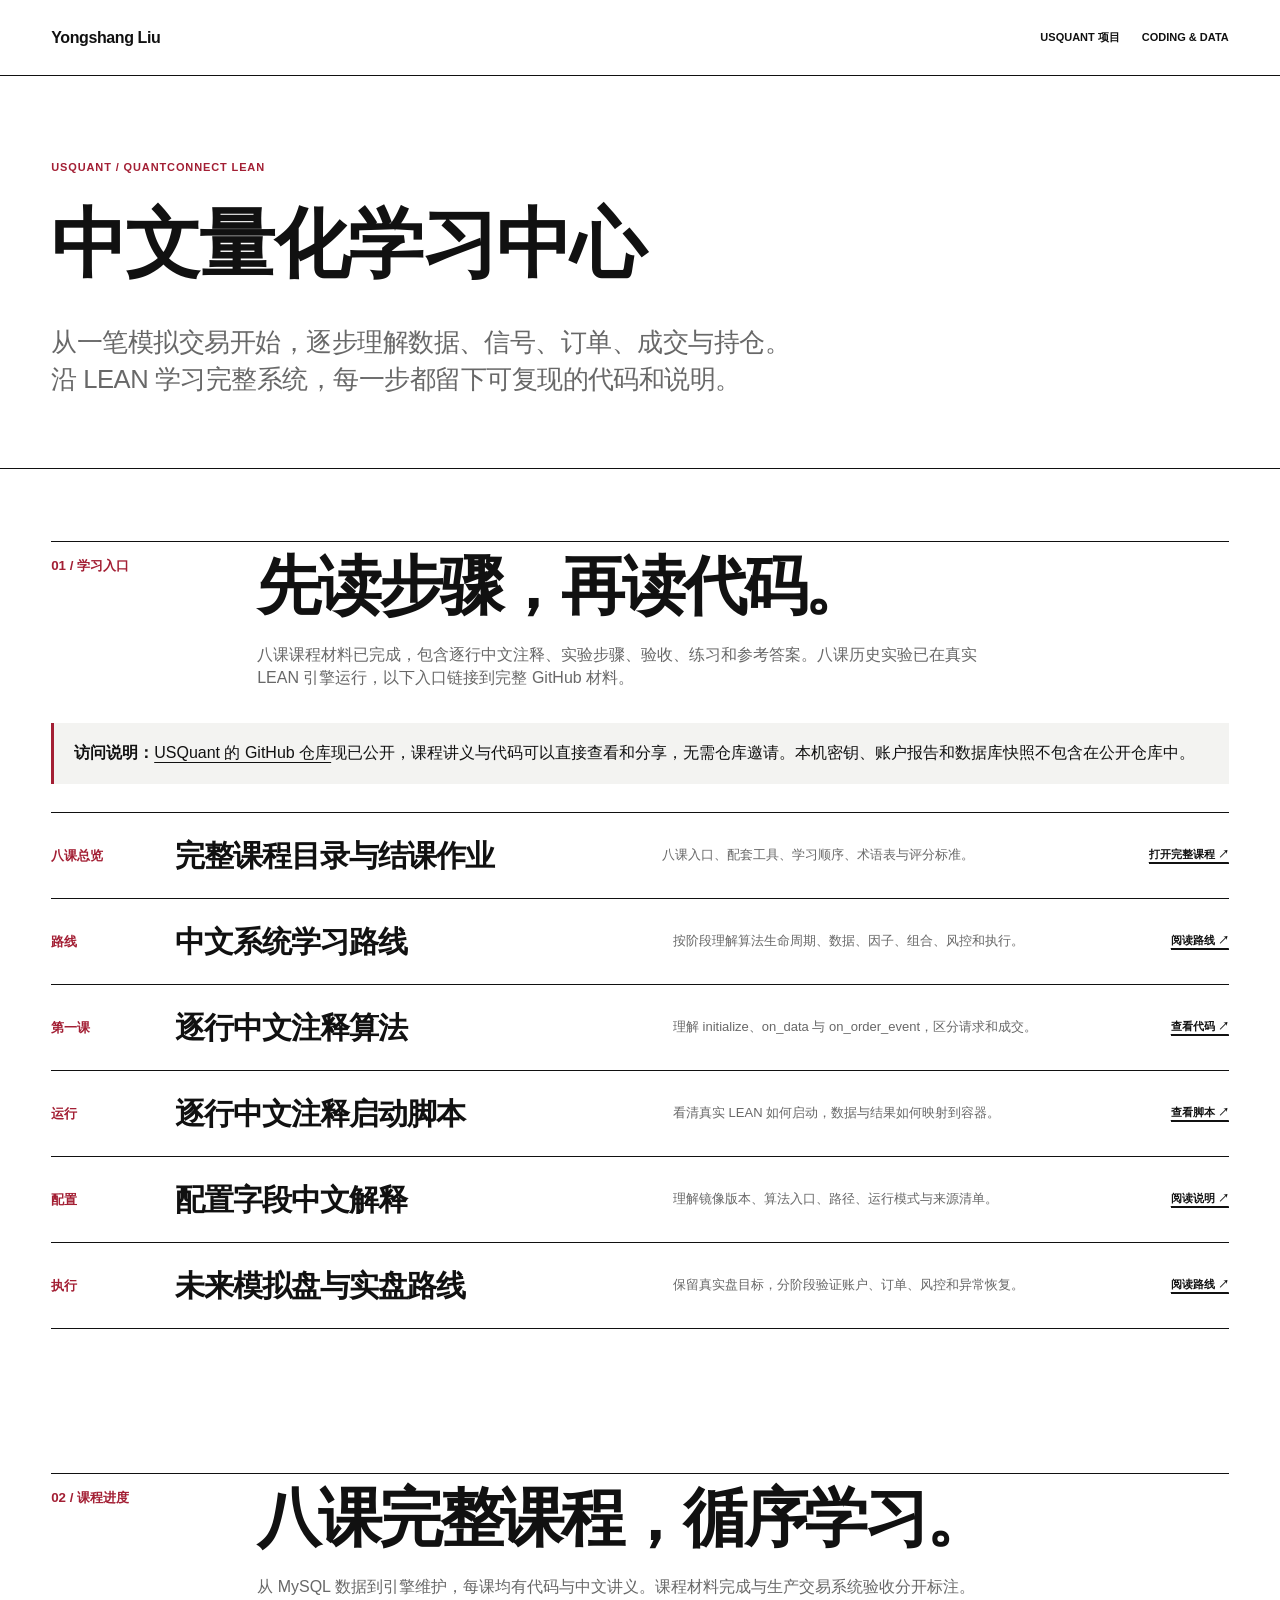
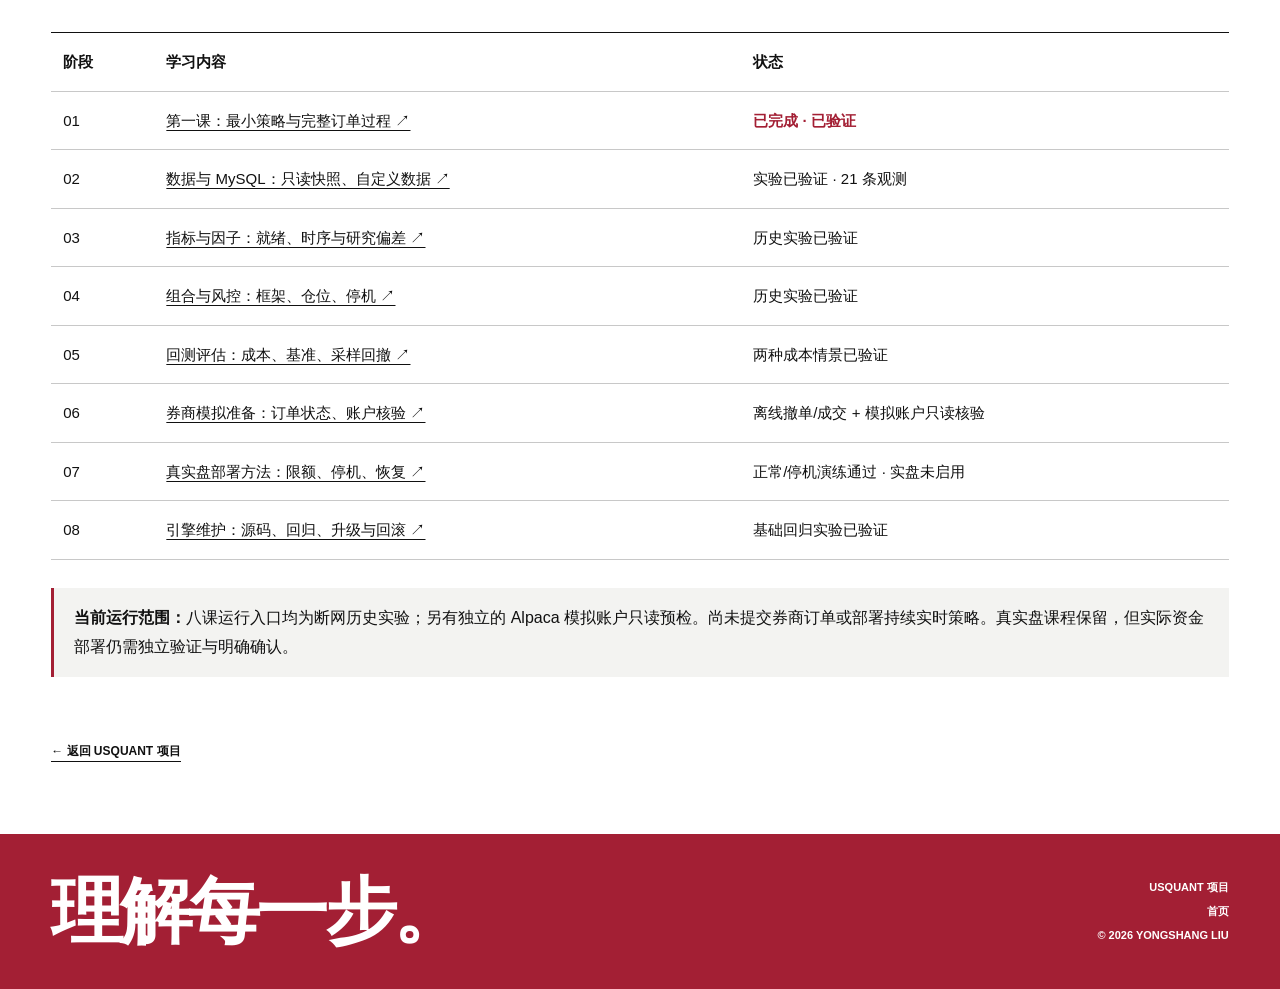
<file: usquant-learning.html>
<!doctype html>
<html lang="zh-CN">
<head>
  <meta charset="UTF-8">
  <meta name="viewport" content="width=device-width,initial-scale=1">
  <meta name="description" content="刘永尚的 USQuant 中文学习中心：基于 QuantConnect LEAN，学习数据、因子、回测、模拟交易与未来实盘。">
  <link rel="canonical" href="https://yongshang-liu.github.io/usquant-learning.html">
  <link rel="stylesheet" href="portal.css">
  <title>USQuant 中文学习中心 — Yongshang Liu</title>
  <style>
    .hero h1{line-height:1.12;letter-spacing:-.025em;font-size:clamp(38px,6vw,76px)}
    .learning-note{border-left:3px solid var(--red);padding:16px 20px;background:var(--soft);line-height:1.8;margin:28px 0}
    .learning-note p{margin:0}.learning-note a{text-decoration:underline;text-underline-offset:4px}
    .learning-table{width:100%;border-collapse:collapse;font-size:15px;line-height:1.7}
    .learning-table th,.learning-table td{padding:16px 12px;border-bottom:1px solid var(--line);text-align:left;vertical-align:top}
    .learning-table th{border-top:1px solid var(--black)}.ready{color:var(--red);font-weight:700}
    .learning-table a{text-decoration:underline;text-underline-offset:4px}.table-scroll{overflow-x:auto}
    .row h3{font-size:clamp(20px,2.5vw,30px);line-height:1.3}.row a{text-decoration:underline;text-underline-offset:4px}
    @media(max-width:600px){.learning-table{min-width:520px}.hero{padding:52px 0}.learning-note{padding:14px}}
  </style>
</head>
<body>
  <nav><div class="wrap navin"><a class="brand" href="index.html">Yongshang Liu</a><div class="links"><a href="projects.html#usquant">USQuant 项目</a><a href="coding-data.html">Coding &amp; Data</a></div></div></nav>
  <main>
    <header class="hero"><div class="wrap"><div class="crumb">USQuant / QuantConnect LEAN</div><h1>中文量化学习中心</h1><p>从一笔模拟交易开始，逐步理解数据、信号、订单、成交与持仓。沿 LEAN 学习完整系统，每一步都留下可复现的代码和说明。</p></div></header>
    <section><div class="wrap">
      <div class="head"><small>01 / 学习入口</small><h2>先读步骤，再读代码。</h2><p>八课课程材料已完成，包含逐行中文注释、实验步骤、验收、练习和参考答案。八课历史实验已在真实 LEAN 引擎运行，以下入口链接到完整 GitHub 材料。</p></div>
      <aside class="learning-note"><p><strong>访问说明：</strong><a href="https://github.com/yongshang-liu/usquant">USQuant 的 GitHub 仓库</a>现已公开，课程讲义与代码可以直接查看和分享，无需仓库邀请。本机密钥、账户报告和数据库快照不包含在公开仓库中。</p></aside>
      <div class="list">
        <article class="row"><small>八课总览</small><h3>完整课程目录与结课作业</h3><p>八课入口、配套工具、学习顺序、术语表与评分标准。</p><a href="https://github.com/yongshang-liu/usquant/blob/main/docs/curriculum.md">打开完整课程 ↗</a></article>
        <article class="row"><small>路线</small><h3>中文系统学习路线</h3><p>按阶段理解算法生命周期、数据、因子、组合、风控和执行。</p><a href="https://github.com/yongshang-liu/usquant/blob/main/docs/learning-path.md">阅读路线 ↗</a></article>
        <article class="row"><small>第一课</small><h3>逐行中文注释算法</h3><p>理解 initialize、on_data 与 on_order_event，区分请求和成交。</p><a href="https://github.com/yongshang-liu/usquant/blob/main/lessons/01-first-backtest/main.py">查看代码 ↗</a></article>
        <article class="row"><small>运行</small><h3>逐行中文注释启动脚本</h3><p>看清真实 LEAN 如何启动，数据与结果如何映射到容器。</p><a href="https://github.com/yongshang-liu/usquant/blob/main/scripts/run_lean.py">查看脚本 ↗</a></article>
        <article class="row"><small>配置</small><h3>配置字段中文解释</h3><p>理解镜像版本、算法入口、路径、运行模式与来源清单。</p><a href="https://github.com/yongshang-liu/usquant/blob/main/docs/zh/configuration.md">阅读说明 ↗</a></article>
        <article class="row"><small>执行</small><h3>未来模拟盘与实盘路线</h3><p>保留真实盘目标，分阶段验证账户、订单、风控和异常恢复。</p><a href="https://github.com/yongshang-liu/usquant/blob/main/docs/zh/execution-roadmap.md">阅读路线 ↗</a></article>
      </div>
    </div></section>
    <section class="courses"><div class="wrap">
      <div class="head"><small>02 / 课程进度</small><h2>八课完整课程，循序学习。</h2><p>从 MySQL 数据到引擎维护，每课均有代码与中文讲义。课程材料完成与生产交易系统验收分开标注。</p></div>
      <div class="table-scroll"><table class="learning-table"><thead><tr><th scope="col">阶段</th><th scope="col">学习内容</th><th scope="col">状态</th></tr></thead><tbody>
        <tr><td>01</td><td><a href="https://github.com/yongshang-liu/usquant/tree/main/lessons/01-first-backtest">第一课：最小策略与完整订单过程 ↗</a></td><td class="ready">已完成 · 已验证</td></tr>
        <tr><td>02</td><td><a href="https://github.com/yongshang-liu/usquant/blob/main/lessons/02-data-mysql/README.md">数据与 MySQL：只读快照、自定义数据 ↗</a></td><td>实验已验证 · 21 条观测</td></tr>
        <tr><td>03</td><td><a href="https://github.com/yongshang-liu/usquant/blob/main/lessons/03-factors/README.md">指标与因子：就绪、时序与研究偏差 ↗</a></td><td>历史实验已验证</td></tr>
        <tr><td>04</td><td><a href="https://github.com/yongshang-liu/usquant/blob/main/lessons/04-portfolio-risk/README.md">组合与风控：框架、仓位、停机 ↗</a></td><td>历史实验已验证</td></tr>
        <tr><td>05</td><td><a href="https://github.com/yongshang-liu/usquant/blob/main/lessons/05-backtest-evaluation/README.md">回测评估：成本、基准、采样回撤 ↗</a></td><td>两种成本情景已验证</td></tr>
        <tr><td>06</td><td><a href="https://github.com/yongshang-liu/usquant/blob/main/lessons/06-paper-orders/README.md">券商模拟准备：订单状态、账户核验 ↗</a></td><td>离线撤单/成交 + 模拟账户只读核验</td></tr>
        <tr><td>07</td><td><a href="https://github.com/yongshang-liu/usquant/blob/main/lessons/07-live-deployment/README.md">真实盘部署方法：限额、停机、恢复 ↗</a></td><td>正常/停机演练通过 · 实盘未启用</td></tr>
        <tr><td>08</td><td><a href="https://github.com/yongshang-liu/usquant/blob/main/lessons/08-engine-maintenance/README.md">引擎维护：源码、回归、升级与回滚 ↗</a></td><td>基础回归实验已验证</td></tr>
      </tbody></table></div>
      <aside class="learning-note"><p><strong>当前运行范围：</strong>八课运行入口均为断网历史实验；另有独立的 Alpaca 模拟账户只读预检。尚未提交券商订单或部署持续实时策略。真实盘课程保留，但实际资金部署仍需独立验证与明确确认。</p></aside>
      <a class="back" href="projects.html#usquant">← 返回 USQuant 项目</a>
    </div></section>
  </main>
  <footer><div class="wrap foot"><h2>理解每一步。</h2><div><a href="projects.html#usquant">USQuant 项目</a><a href="index.html">首页</a><span>© 2026 Yongshang Liu</span></div></div></footer>
</body>
</html>
</file>
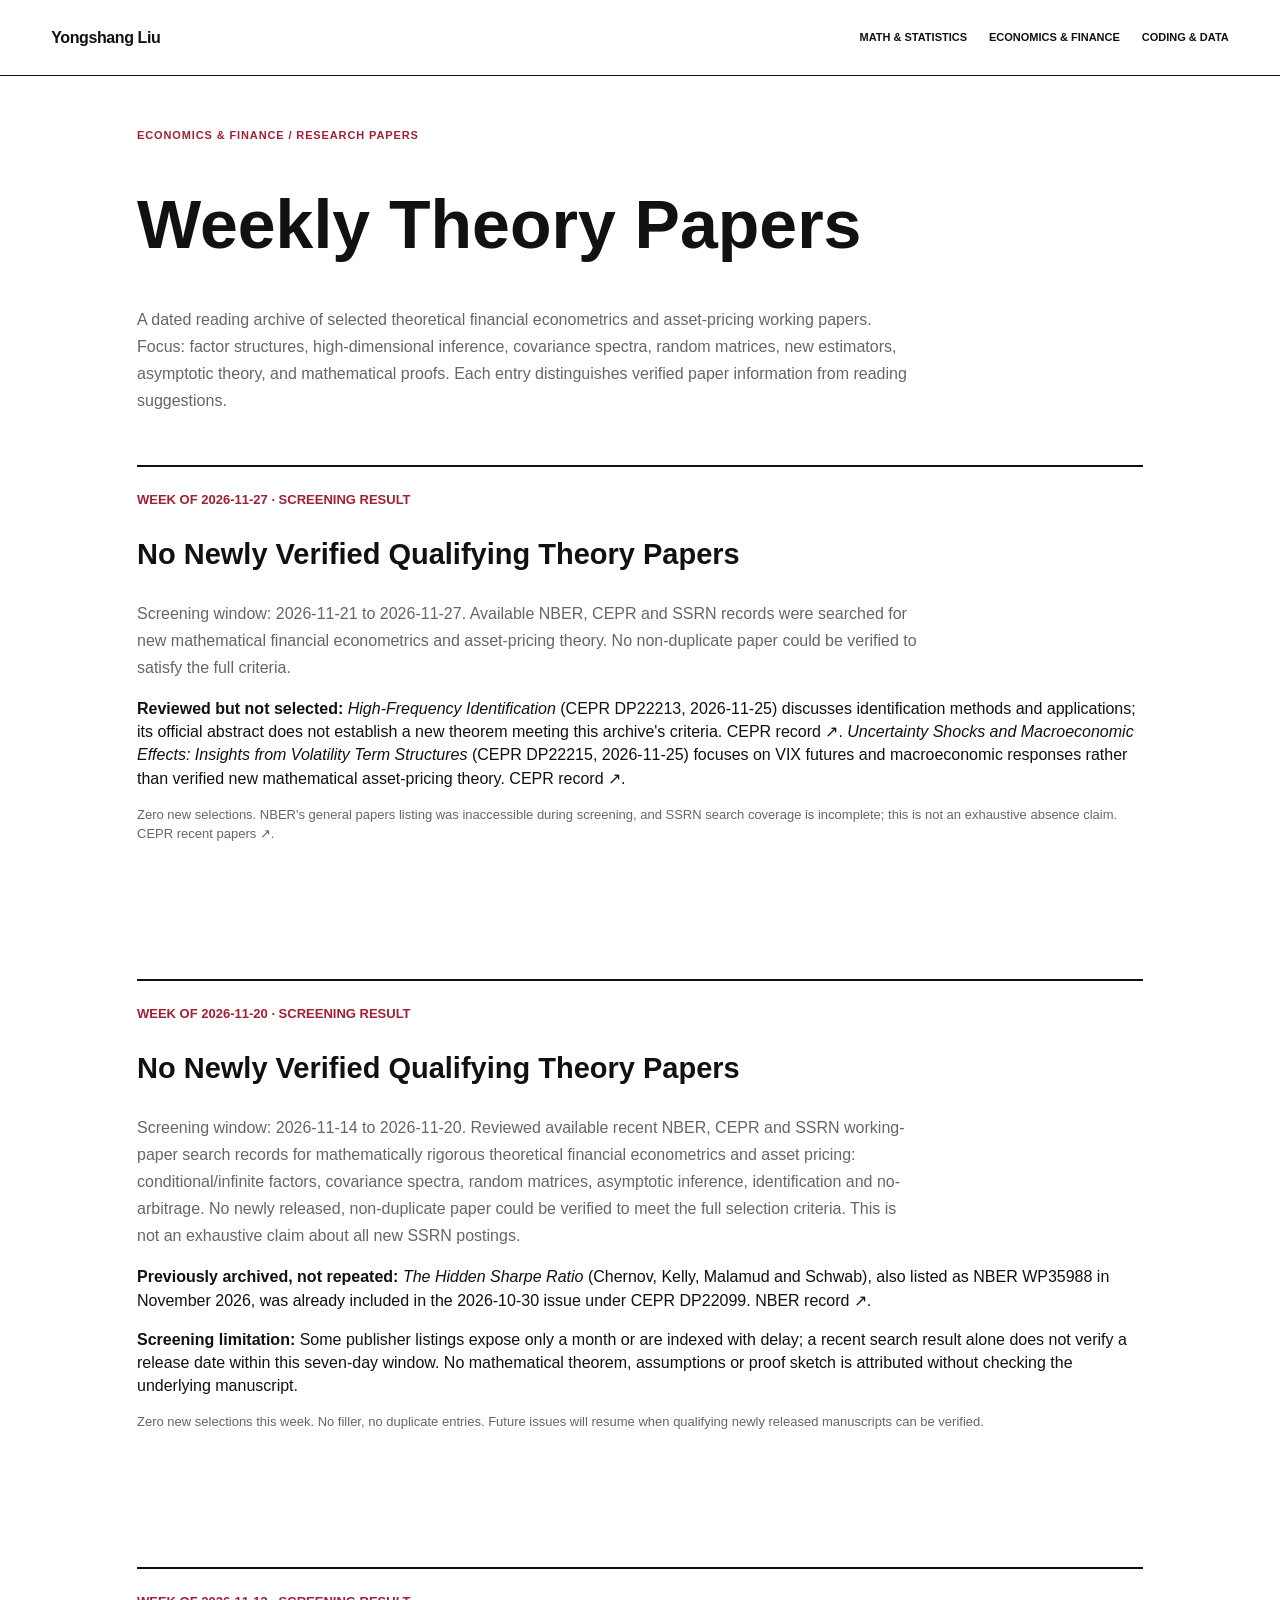
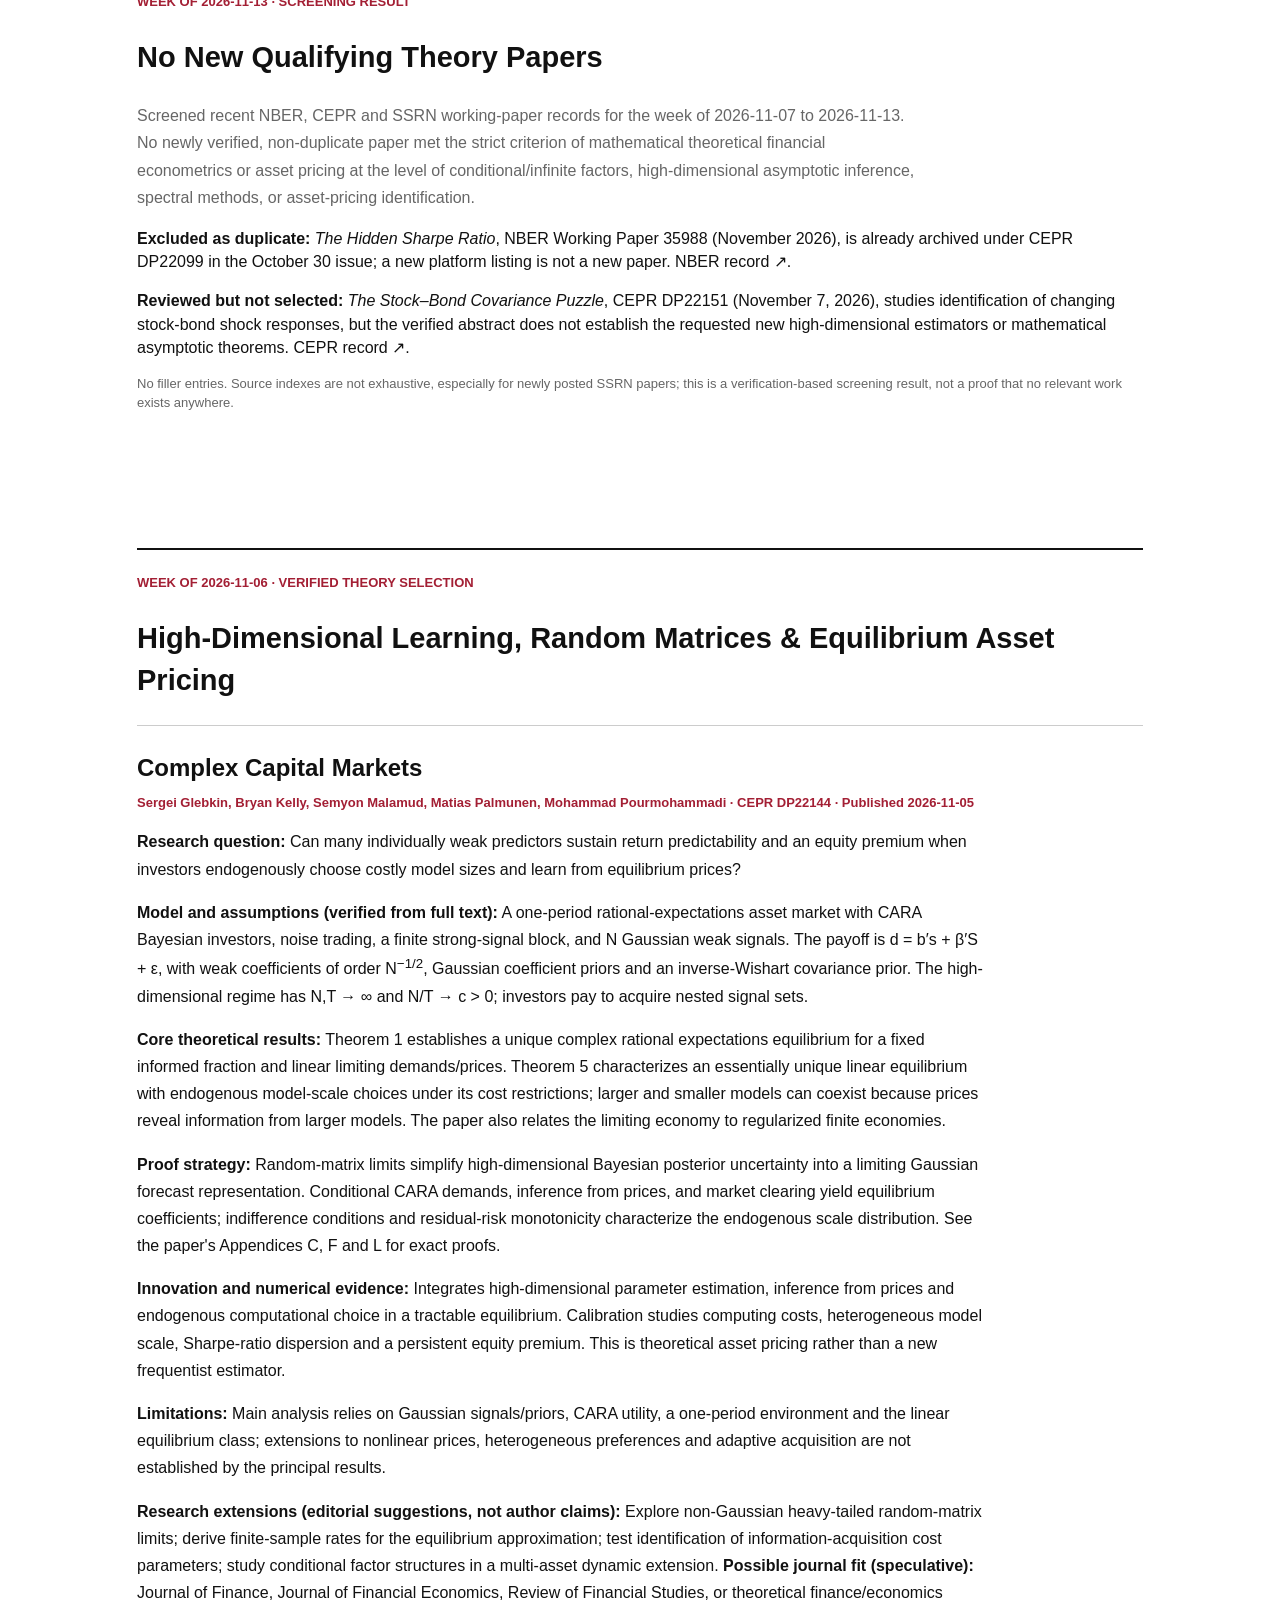
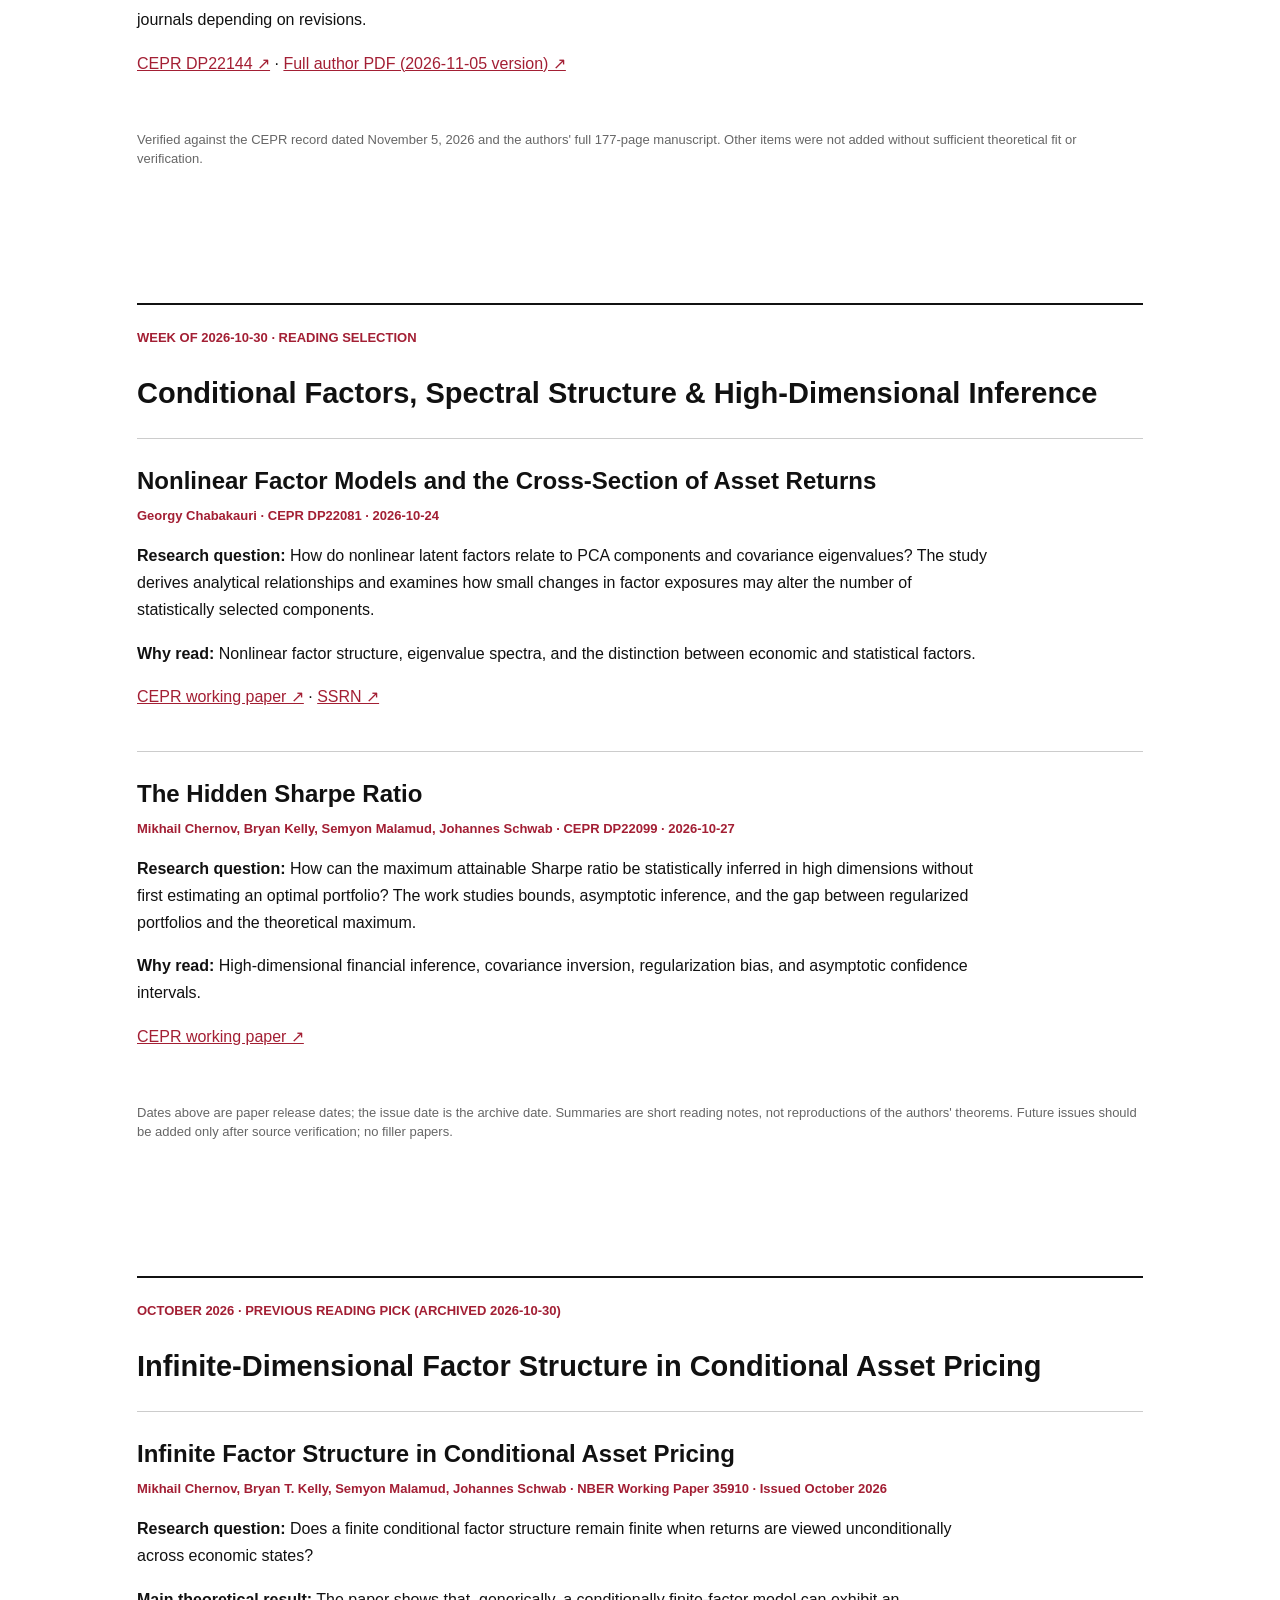
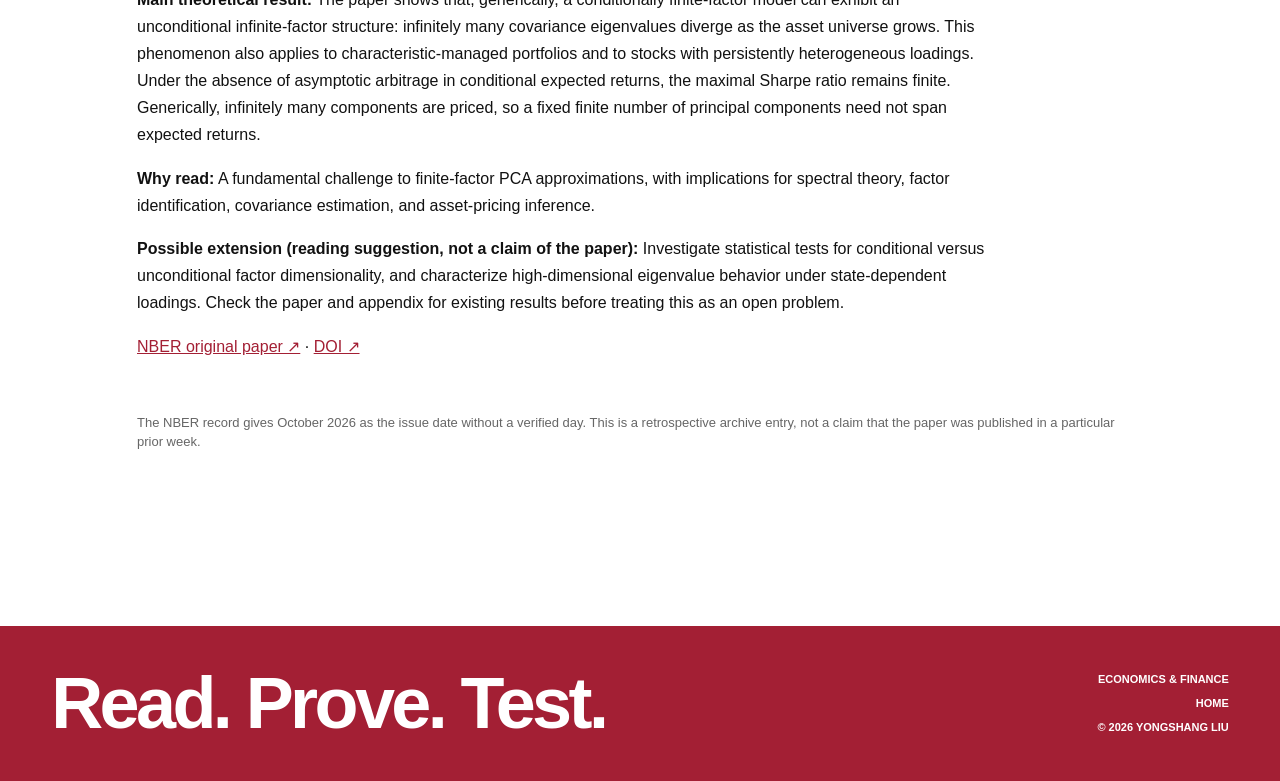
<file: weekly-theory-papers.html>
<!doctype html>
<html lang="en"><head><meta charset="UTF-8"><meta name="viewport" content="width=device-width,initial-scale=1"><meta name="description" content="Weekly theoretical financial econometrics and asset pricing working papers, archived by date."><title>Weekly Theory Papers — Yongshang Liu</title><link rel="stylesheet" href="portal.css"><style>
.archive{max-width:1050px;margin:0 auto;padding:52px 22px 90px}.archive h1{font-size:clamp(38px,6vw,68px);line-height:1.04}.intro{max-width:780px;line-height:1.7;color:#666}.issue{border-top:2px solid #111;margin-top:50px;padding-top:24px}.issue h2{font-size:29px}.paper{border-top:1px solid #ccc;padding:25px 0}.paper h3{font-size:24px;margin:0 0 8px}.meta{color:#a31f34;font-size:13px;font-weight:700}.paper p{line-height:1.7;max-width:850px}.paper a{color:#a31f34;text-decoration:underline}.note{font-size:13px;color:#666}
</style></head><body><nav><div class="wrap navin"><a class="brand" href="index.html">Yongshang Liu</a><div class="links"><a href="mathematics.html">Math &amp; Statistics</a><a href="economics-finance.html">Economics &amp; Finance</a><a href="coding-data.html">Coding &amp; Data</a></div></div></nav>
<main class="archive"><div class="crumb"><a href="economics-finance.html">Economics &amp; Finance</a> / Research Papers</div><h1>Weekly Theory Papers</h1><p class="intro">A dated reading archive of selected theoretical financial econometrics and asset-pricing working papers. Focus: factor structures, high-dimensional inference, covariance spectra, random matrices, new estimators, asymptotic theory, and mathematical proofs. Each entry distinguishes verified paper information from reading suggestions.</p>
<section class="issue"><div class="meta">WEEK OF 2026-11-27 · SCREENING RESULT</div><h2>No Newly Verified Qualifying Theory Papers</h2><p class="intro">Screening window: 2026-11-21 to 2026-11-27. Available NBER, CEPR and SSRN records were searched for new mathematical financial econometrics and asset-pricing theory. No non-duplicate paper could be verified to satisfy the full criteria.</p><p><strong>Reviewed but not selected:</strong> <em>High-Frequency Identification</em> (CEPR DP22213, 2026-11-25) discusses identification methods and applications; its official abstract does not establish a new theorem meeting this archive's criteria. <a href="https://cepr.org/publications/dp22213" target="_blank" rel="noopener noreferrer">CEPR record ↗</a>. <em>Uncertainty Shocks and Macroeconomic Effects: Insights from Volatility Term Structures</em> (CEPR DP22215, 2026-11-25) focuses on VIX futures and macroeconomic responses rather than verified new mathematical asset-pricing theory. <a href="https://cepr.org/publications/dp22215" target="_blank" rel="noopener noreferrer">CEPR record ↗</a>.</p><p class="note">Zero new selections. NBER's general papers listing was inaccessible during screening, and SSRN search coverage is incomplete; this is not an exhaustive absence claim. <a href="https://cepr.org/publications/discussion-papers" target="_blank" rel="noopener noreferrer">CEPR recent papers ↗</a>.</p></section>
<section class="issue"><div class="meta">WEEK OF 2026-11-20 · SCREENING RESULT</div><h2>No Newly Verified Qualifying Theory Papers</h2><p class="intro">Screening window: 2026-11-14 to 2026-11-20. Reviewed available recent NBER, CEPR and SSRN working-paper search records for mathematically rigorous theoretical financial econometrics and asset pricing: conditional/infinite factors, covariance spectra, random matrices, asymptotic inference, identification and no-arbitrage. No newly released, non-duplicate paper could be verified to meet the full selection criteria. This is not an exhaustive claim about all new SSRN postings.</p><p><strong>Previously archived, not repeated:</strong> <em>The Hidden Sharpe Ratio</em> (Chernov, Kelly, Malamud and Schwab), also listed as NBER WP35988 in November 2026, was already included in the 2026-10-30 issue under CEPR DP22099. <a href="https://www.nber.org/papers/w35988" target="_blank" rel="noopener noreferrer">NBER record ↗</a>.</p><p><strong>Screening limitation:</strong> Some publisher listings expose only a month or are indexed with delay; a recent search result alone does not verify a release date within this seven-day window. No mathematical theorem, assumptions or proof sketch is attributed without checking the underlying manuscript.</p><p class="note">Zero new selections this week. No filler, no duplicate entries. Future issues will resume when qualifying newly released manuscripts can be verified.</p></section>
<section class="issue"><div class="meta">WEEK OF 2026-11-13 · SCREENING RESULT</div><h2>No New Qualifying Theory Papers</h2><p class="intro">Screened recent NBER, CEPR and SSRN working-paper records for the week of 2026-11-07 to 2026-11-13. No newly verified, non-duplicate paper met the strict criterion of mathematical theoretical financial econometrics or asset pricing at the level of conditional/infinite factors, high-dimensional asymptotic inference, spectral methods, or asset-pricing identification.</p><p><strong>Excluded as duplicate:</strong> <em>The Hidden Sharpe Ratio</em>, NBER Working Paper 35988 (November 2026), is already archived under CEPR DP22099 in the October 30 issue; a new platform listing is not a new paper. <a href="https://www.nber.org/papers/w35988" target="_blank" rel="noopener noreferrer">NBER record ↗</a>.</p><p><strong>Reviewed but not selected:</strong> <em>The Stock–Bond Covariance Puzzle</em>, CEPR DP22151 (November 7, 2026), studies identification of changing stock-bond shock responses, but the verified abstract does not establish the requested new high-dimensional estimators or mathematical asymptotic theorems. <a href="https://cepr.org/publications/dp22151" target="_blank" rel="noopener noreferrer">CEPR record ↗</a>.</p><p class="note">No filler entries. Source indexes are not exhaustive, especially for newly posted SSRN papers; this is a verification-based screening result, not a proof that no relevant work exists anywhere.</p></section>
<section class="issue"><div class="meta">WEEK OF 2026-11-06 · VERIFIED THEORY SELECTION</div><h2>High-Dimensional Learning, Random Matrices &amp; Equilibrium Asset Pricing</h2>
<article class="paper"><h3>Complex Capital Markets</h3><div class="meta">Sergei Glebkin, Bryan Kelly, Semyon Malamud, Matias Palmunen, Mohammad Pourmohammadi · CEPR DP22144 · Published 2026-11-05</div>
<p><strong>Research question:</strong> Can many individually weak predictors sustain return predictability and an equity premium when investors endogenously choose costly model sizes and learn from equilibrium prices?</p>
<p><strong>Model and assumptions (verified from full text):</strong> A one-period rational-expectations asset market with CARA Bayesian investors, noise trading, a finite strong-signal block, and N Gaussian weak signals. The payoff is d = b′s + β′S + ε, with weak coefficients of order N<sup>−1/2</sup>, Gaussian coefficient priors and an inverse-Wishart covariance prior. The high-dimensional regime has N,T → ∞ and N/T → c &gt; 0; investors pay to acquire nested signal sets.</p>
<p><strong>Core theoretical results:</strong> Theorem 1 establishes a unique complex rational expectations equilibrium for a fixed informed fraction and linear limiting demands/prices. Theorem 5 characterizes an essentially unique linear equilibrium with endogenous model-scale choices under its cost restrictions; larger and smaller models can coexist because prices reveal information from larger models. The paper also relates the limiting economy to regularized finite economies.</p>
<p><strong>Proof strategy:</strong> Random-matrix limits simplify high-dimensional Bayesian posterior uncertainty into a limiting Gaussian forecast representation. Conditional CARA demands, inference from prices, and market clearing yield equilibrium coefficients; indifference conditions and residual-risk monotonicity characterize the endogenous scale distribution. See the paper's Appendices C, F and L for exact proofs.</p>
<p><strong>Innovation and numerical evidence:</strong> Integrates high-dimensional parameter estimation, inference from prices and endogenous computational choice in a tractable equilibrium. Calibration studies computing costs, heterogeneous model scale, Sharpe-ratio dispersion and a persistent equity premium. This is theoretical asset pricing rather than a new frequentist estimator.</p>
<p><strong>Limitations:</strong> Main analysis relies on Gaussian signals/priors, CARA utility, a one-period environment and the linear equilibrium class; extensions to nonlinear prices, heterogeneous preferences and adaptive acquisition are not established by the principal results.</p>
<p><strong>Research extensions (editorial suggestions, not author claims):</strong> Explore non-Gaussian heavy-tailed random-matrix limits; derive finite-sample rates for the equilibrium approximation; test identification of information-acquisition cost parameters; study conditional factor structures in a multi-asset dynamic extension. <strong>Possible journal fit (speculative):</strong> Journal of Finance, Journal of Financial Economics, Review of Financial Studies, or theoretical finance/economics journals depending on revisions.</p>
<p><a href="https://cepr.org/publications/dp22144" target="_blank" rel="noopener noreferrer">CEPR DP22144 ↗</a> · <a href="https://sglebkin.com/CCM.pdf" target="_blank" rel="noopener noreferrer">Full author PDF (2026-11-05 version) ↗</a></p></article>
<p class="note">Verified against the CEPR record dated November 5, 2026 and the authors' full 177-page manuscript. Other items were not added without sufficient theoretical fit or verification.</p></section>
<section class="issue"><div class="meta">WEEK OF 2026-10-30 · READING SELECTION</div><h2>Conditional Factors, Spectral Structure &amp; High-Dimensional Inference</h2>
<article class="paper"><h3>Nonlinear Factor Models and the Cross-Section of Asset Returns</h3><div class="meta">Georgy Chabakauri · CEPR DP22081 · 2026-10-24</div><p><strong>Research question:</strong> How do nonlinear latent factors relate to PCA components and covariance eigenvalues? The study derives analytical relationships and examines how small changes in factor exposures may alter the number of statistically selected components.</p><p><strong>Why read:</strong> Nonlinear factor structure, eigenvalue spectra, and the distinction between economic and statistical factors.</p><p><a href="https://cepr.org/publications/dp22081" target="_blank" rel="noopener noreferrer">CEPR working paper ↗</a> · <a href="https://ssrn.com/abstract=7662698" target="_blank" rel="noopener noreferrer">SSRN ↗</a></p></article>
<article class="paper"><h3>The Hidden Sharpe Ratio</h3><div class="meta">Mikhail Chernov, Bryan Kelly, Semyon Malamud, Johannes Schwab · CEPR DP22099 · 2026-10-27</div><p><strong>Research question:</strong> How can the maximum attainable Sharpe ratio be statistically inferred in high dimensions without first estimating an optimal portfolio? The work studies bounds, asymptotic inference, and the gap between regularized portfolios and the theoretical maximum.</p><p><strong>Why read:</strong> High-dimensional financial inference, covariance inversion, regularization bias, and asymptotic confidence intervals.</p><p><a href="https://cepr.org/publications/dp22099" target="_blank" rel="noopener noreferrer">CEPR working paper ↗</a></p></article>
<p class="note">Dates above are paper release dates; the issue date is the archive date. Summaries are short reading notes, not reproductions of the authors' theorems. Future issues should be added only after source verification; no filler papers.</p>
</section>
<section class="issue"><div class="meta">OCTOBER 2026 · PREVIOUS READING PICK (ARCHIVED 2026-10-30)</div><h2>Infinite-Dimensional Factor Structure in Conditional Asset Pricing</h2>
<article class="paper"><h3>Infinite Factor Structure in Conditional Asset Pricing</h3><div class="meta">Mikhail Chernov, Bryan T. Kelly, Semyon Malamud, Johannes Schwab · NBER Working Paper 35910 · Issued October 2026</div>
<p><strong>Research question:</strong> Does a finite conditional factor structure remain finite when returns are viewed unconditionally across economic states?</p>
<p><strong>Main theoretical result:</strong> The paper shows that, generically, a conditionally finite-factor model can exhibit an unconditional infinite-factor structure: infinitely many covariance eigenvalues diverge as the asset universe grows. This phenomenon also applies to characteristic-managed portfolios and to stocks with persistently heterogeneous loadings. Under the absence of asymptotic arbitrage in conditional expected returns, the maximal Sharpe ratio remains finite. Generically, infinitely many components are priced, so a fixed finite number of principal components need not span expected returns.</p>
<p><strong>Why read:</strong> A fundamental challenge to finite-factor PCA approximations, with implications for spectral theory, factor identification, covariance estimation, and asset-pricing inference.</p>
<p><strong>Possible extension (reading suggestion, not a claim of the paper):</strong> Investigate statistical tests for conditional versus unconditional factor dimensionality, and characterize high-dimensional eigenvalue behavior under state-dependent loadings. Check the paper and appendix for existing results before treating this as an open problem.</p>
<p><a href="https://www.nber.org/papers/w35910" target="_blank" rel="noopener noreferrer">NBER original paper ↗</a> · <a href="https://doi.org/10.3386/w35910" target="_blank" rel="noopener noreferrer">DOI ↗</a></p></article>
<p class="note">The NBER record gives October 2026 as the issue date without a verified day. This is a retrospective archive entry, not a claim that the paper was published in a particular prior week.</p></section></main><footer><div class="wrap foot"><h2>Read. Prove. Test.</h2><div><a href="economics-finance.html">Economics &amp; Finance</a><a href="index.html">Home</a><span>© 2026 Yongshang Liu</span></div></div></footer></body></html>
</file>
<file: portal.css>
:root{--red:#a31f34;--black:#111;--gray:#686868;--line:#c8c8c8;--soft:#f3f3f1;--white:#fff;--max:1240px;--pad:clamp(22px,4vw,60px)}
*{box-sizing:border-box}html{scroll-behavior:smooth}body{margin:0;background:var(--white);color:var(--black);font-family:Arial,Helvetica,sans-serif;line-height:1.45}a{color:inherit;text-decoration:none}::selection{background:var(--red);color:#fff}.wrap{width:min(var(--max),calc(100% - var(--pad)*2));margin:auto}
nav{height:76px;border-bottom:1px solid var(--black);position:sticky;top:0;z-index:20;background:rgba(255,255,255,.96);backdrop-filter:blur(10px)}.navin{height:100%;display:flex;align-items:center;justify-content:space-between;gap:24px}.brand{font-weight:700;letter-spacing:-.025em}.links{display:flex;gap:22px;font-size:11px;font-weight:700;text-transform:uppercase}.links a:hover{color:var(--red)}
.hero{padding:84px 0 70px;border-bottom:1px solid var(--black)}.crumb{color:var(--red);font-size:11px;font-weight:700;text-transform:uppercase;letter-spacing:.08em;margin-bottom:25px}.hero h1{font-size:clamp(58px,9vw,128px);line-height:.82;letter-spacing:-.07em;margin:0 0 38px}.hero p{max-width:760px;font-size:clamp(18px,2vw,26px);letter-spacing:-.02em;margin:0;color:var(--gray)}
section{padding:72px 0}.head{display:grid;grid-template-columns:180px 1fr;gap:26px;border-top:1px solid var(--black);padding-top:14px;margin-bottom:34px}.head small{color:var(--red);font-weight:700;text-transform:uppercase}.head h2{font-size:clamp(36px,5vw,66px);line-height:.95;letter-spacing:-.05em;margin:0}.head p{grid-column:2;max-width:720px;color:var(--gray);margin:0}
.grid{display:grid;grid-template-columns:repeat(2,1fr);border-top:1px solid var(--black);border-left:1px solid var(--black)}.card{min-height:255px;padding:25px;border-right:1px solid var(--black);border-bottom:1px solid var(--black);display:flex;flex-direction:column}.card small{color:var(--red);font-size:10px;font-weight:700;letter-spacing:.06em;text-transform:uppercase}.card h3{font-size:30px;line-height:1.05;letter-spacing:-.04em;margin:28px 0 12px}.card p{font-size:14px;color:var(--gray);margin:0 0 24px;max-width:520px}.card .action{margin-top:auto;align-self:flex-start;font-size:11px;font-weight:700;text-transform:uppercase;border-bottom:1px solid}.card .pending{color:var(--gray);border:0}.card:hover{background:var(--black);color:#fff}.card:hover p,.card:hover .pending{color:#aaa}
.list{border-top:1px solid var(--black)}.row{display:grid;grid-template-columns:100px 1fr 1fr auto;gap:24px;align-items:center;border-bottom:1px solid var(--black);padding:23px 0}.row small{color:var(--red);font-weight:700;text-transform:uppercase}.row h3{font-size:clamp(21px,3vw,34px);letter-spacing:-.035em;margin:0}.row p{font-size:13px;color:var(--gray);margin:0}.row a{font-size:11px;font-weight:700;text-transform:uppercase;border-bottom:1px solid}
.dark{background:var(--black);color:#fff}.dark .head{border-color:#fff}.dark .head p{color:#aaa}.steps{display:grid;grid-template-columns:repeat(2,1fr);border-top:1px solid #555;border-left:1px solid #555}.step{min-height:230px;border-right:1px solid #555;border-bottom:1px solid #555;padding:25px}.step b{color:#e36b79}.step h3{font-size:28px;margin:38px 0 10px}.step p{color:#aaa;margin:0}
.guidance-grid{grid-template-columns:repeat(2,1fr)}.path-list{border-top:1px solid #555}.path-item{display:grid;grid-template-columns:180px 1fr;gap:30px;padding:34px 0;border-bottom:1px solid #555}.path-stage{display:flex;flex-direction:column;gap:7px;text-transform:uppercase;font-size:10px;letter-spacing:.08em}.path-stage b{color:#e36b79;font-size:12px}.path-stage span{color:#888}.path-main h3{font-size:clamp(32px,4vw,54px);line-height:1;letter-spacing:-.045em;margin:0 0 22px}.path-main p{color:#aaa;max-width:860px;margin:0 0 13px;font-size:14px}.path-main p strong{display:block;color:#fff;text-transform:uppercase;font-size:10px;letter-spacing:.07em;margin-bottom:4px}.path-main .why{font-size:17px;color:#ddd}.path-link{display:inline-block;margin-top:12px;color:#fff;font-size:11px;font-weight:700;text-transform:uppercase;border-bottom:1px solid}.path-link.muted{color:#888;border:0}.route-note{margin-top:36px;border:1px solid var(--black);padding:25px;display:grid;grid-template-columns:250px 1fr;gap:28px}.route-note strong{color:var(--red);text-transform:uppercase;font-size:11px;letter-spacing:.06em}.route-note span{font-size:18px;line-height:1.55}
.back{display:inline-block;margin-top:38px;font-size:12px;font-weight:700;text-transform:uppercase;border-bottom:1px solid}footer{background:var(--red);color:white;padding:45px 0}.foot{display:flex;justify-content:space-between;gap:30px;align-items:end}.foot h2{font-size:clamp(38px,6vw,72px);line-height:.9;letter-spacing:-.05em;margin:0}.foot div{display:grid;gap:8px;text-align:right;font-size:11px;font-weight:700;text-transform:uppercase}
@media(max-width:760px){nav{height:66px}.links a:not(:first-child){display:none}.hero{padding:58px 0}.head{grid-template-columns:1fr}.head p{grid-column:1}.grid,.steps,.guidance-grid{grid-template-columns:1fr}.card{min-height:235px}.row{grid-template-columns:1fr auto}.row small{grid-column:1/-1}.row p{display:none}.path-item{grid-template-columns:1fr;gap:18px}.path-main .why{font-size:16px}.route-note{grid-template-columns:1fr;gap:12px}.foot{display:block}.foot div{text-align:left;margin-top:30px}}
</file>
